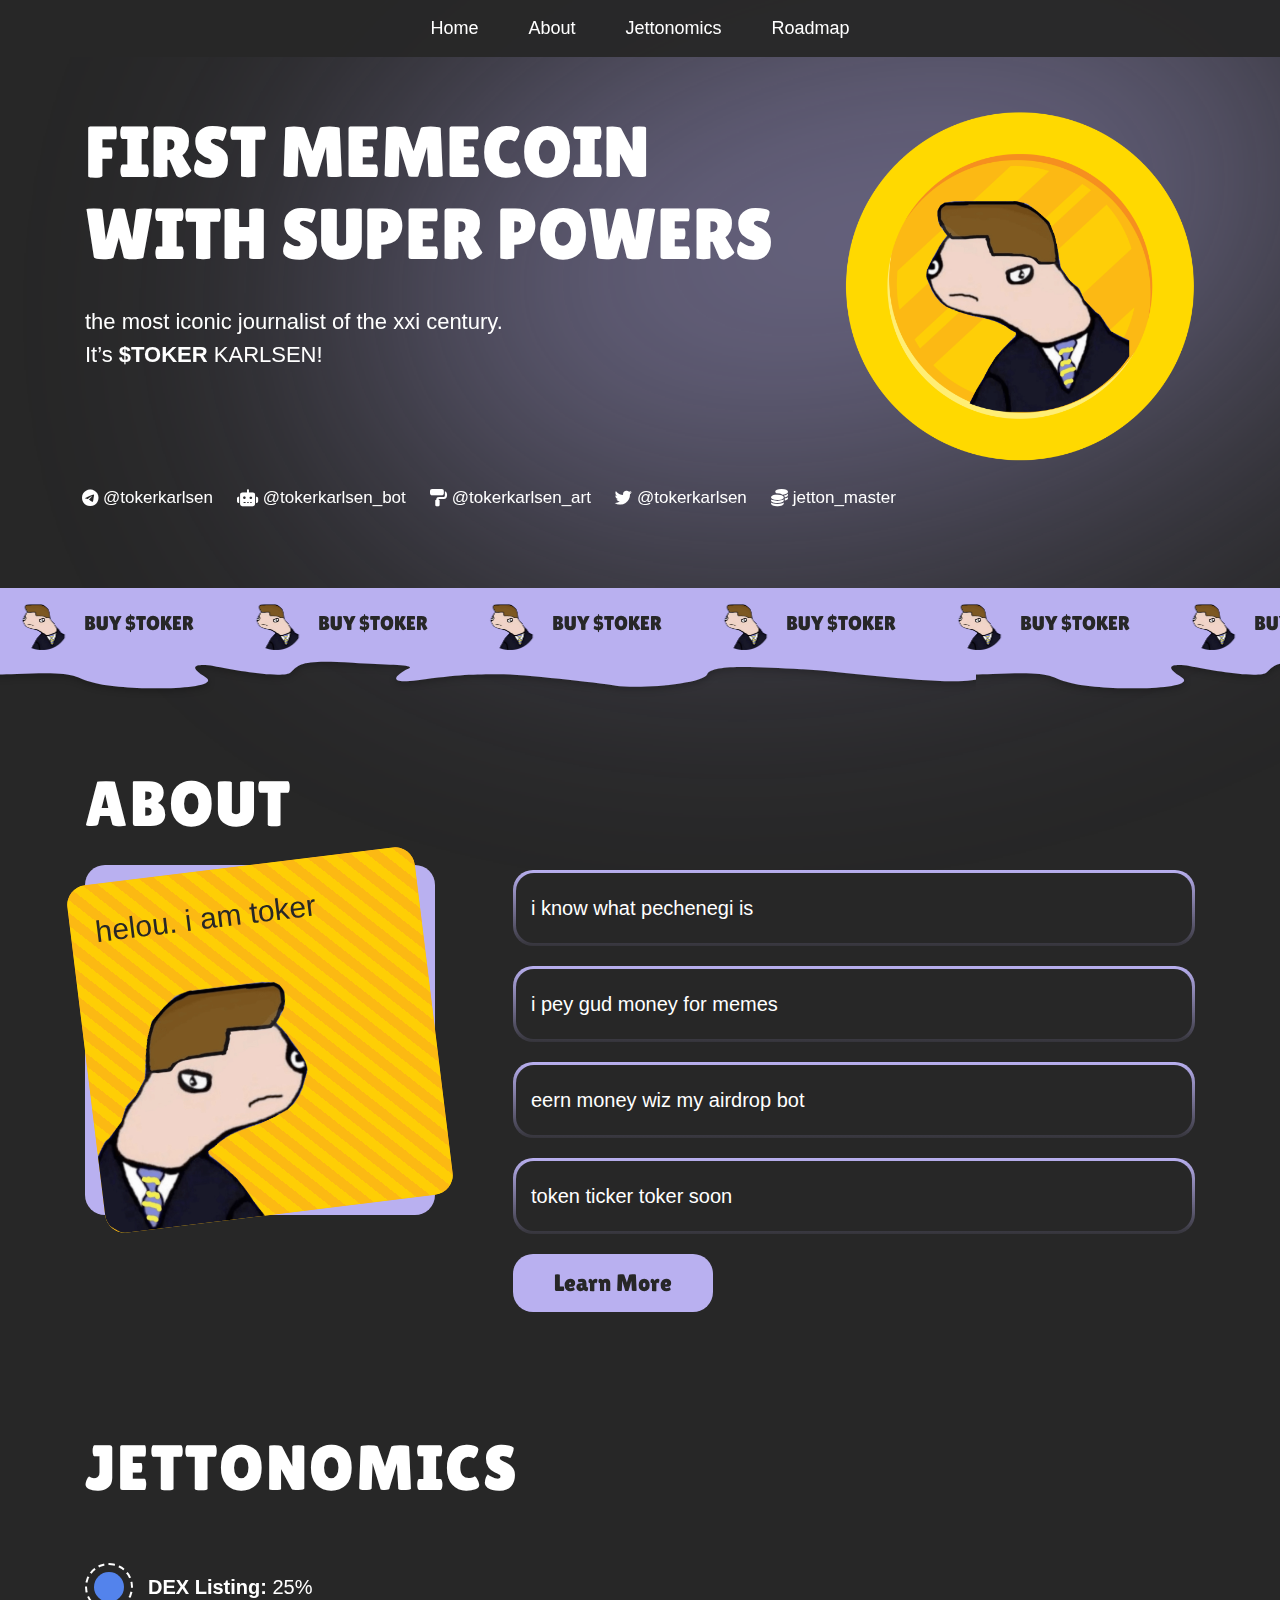
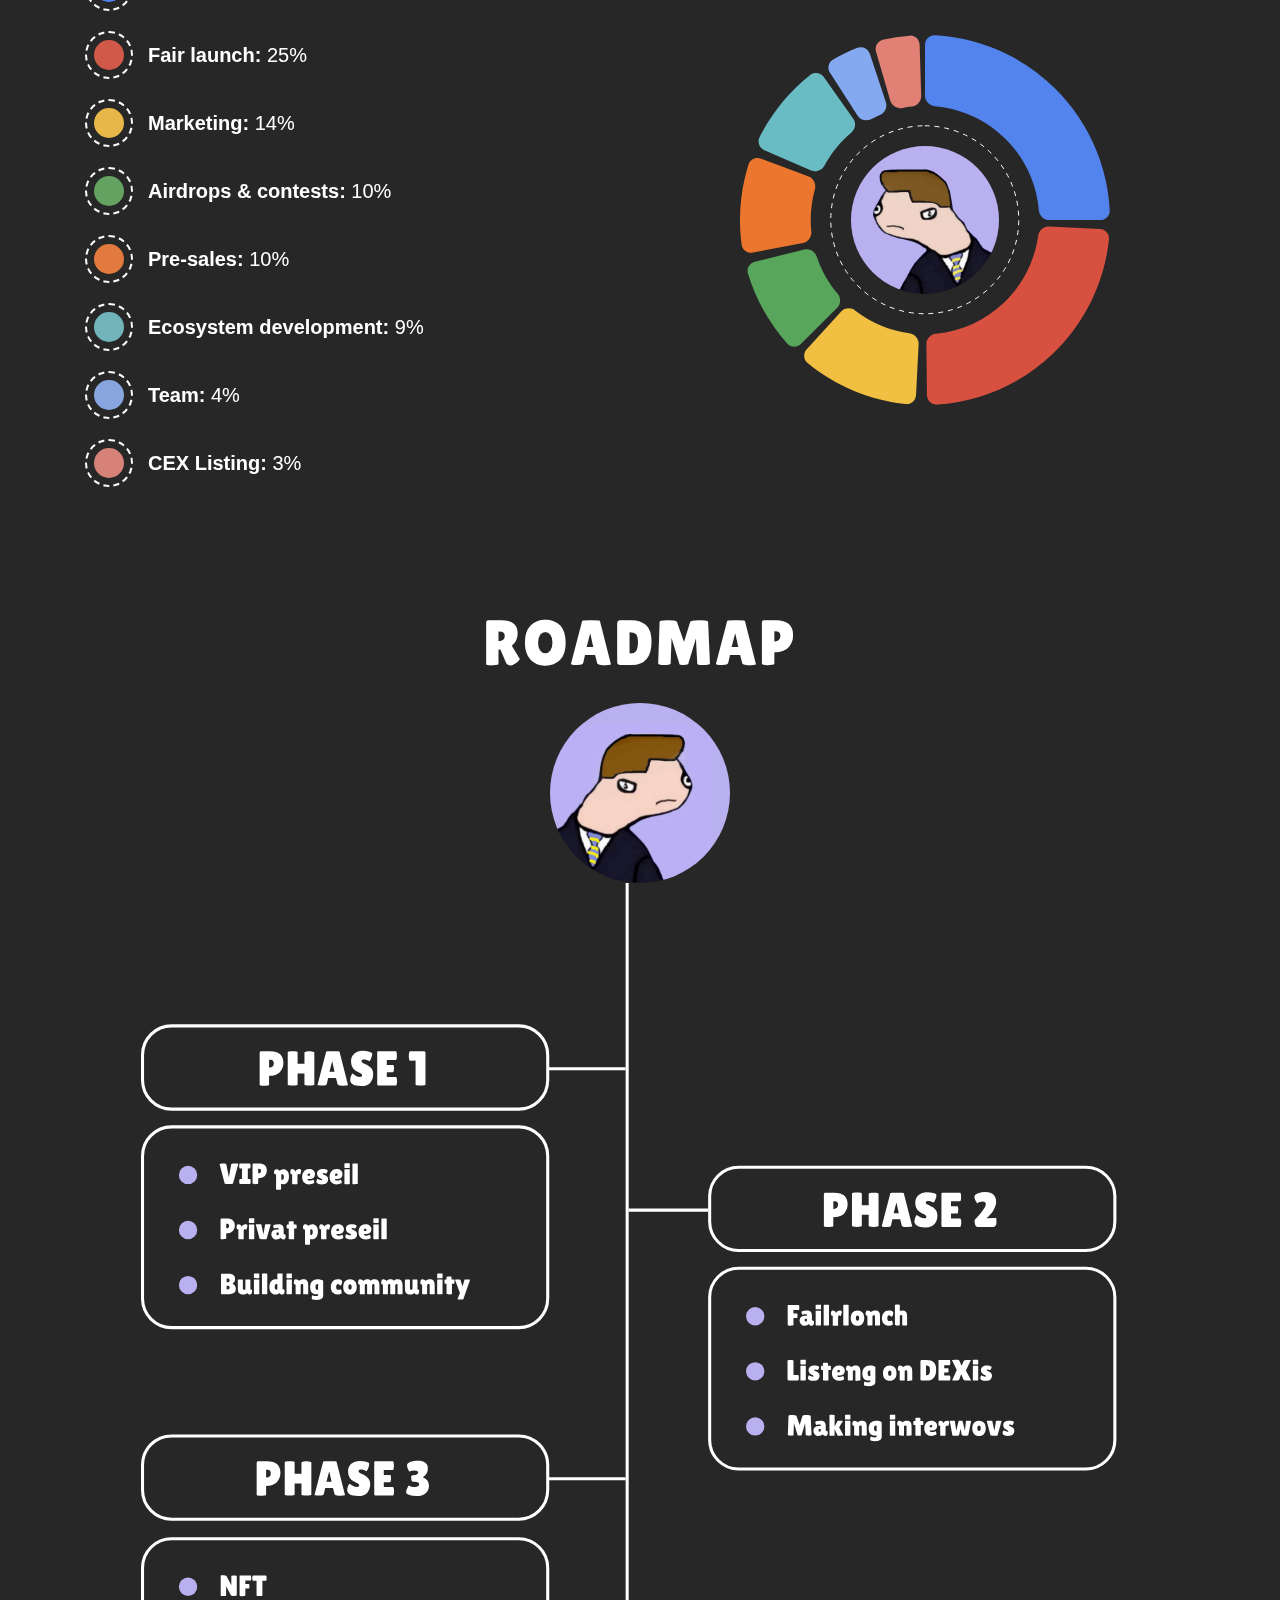
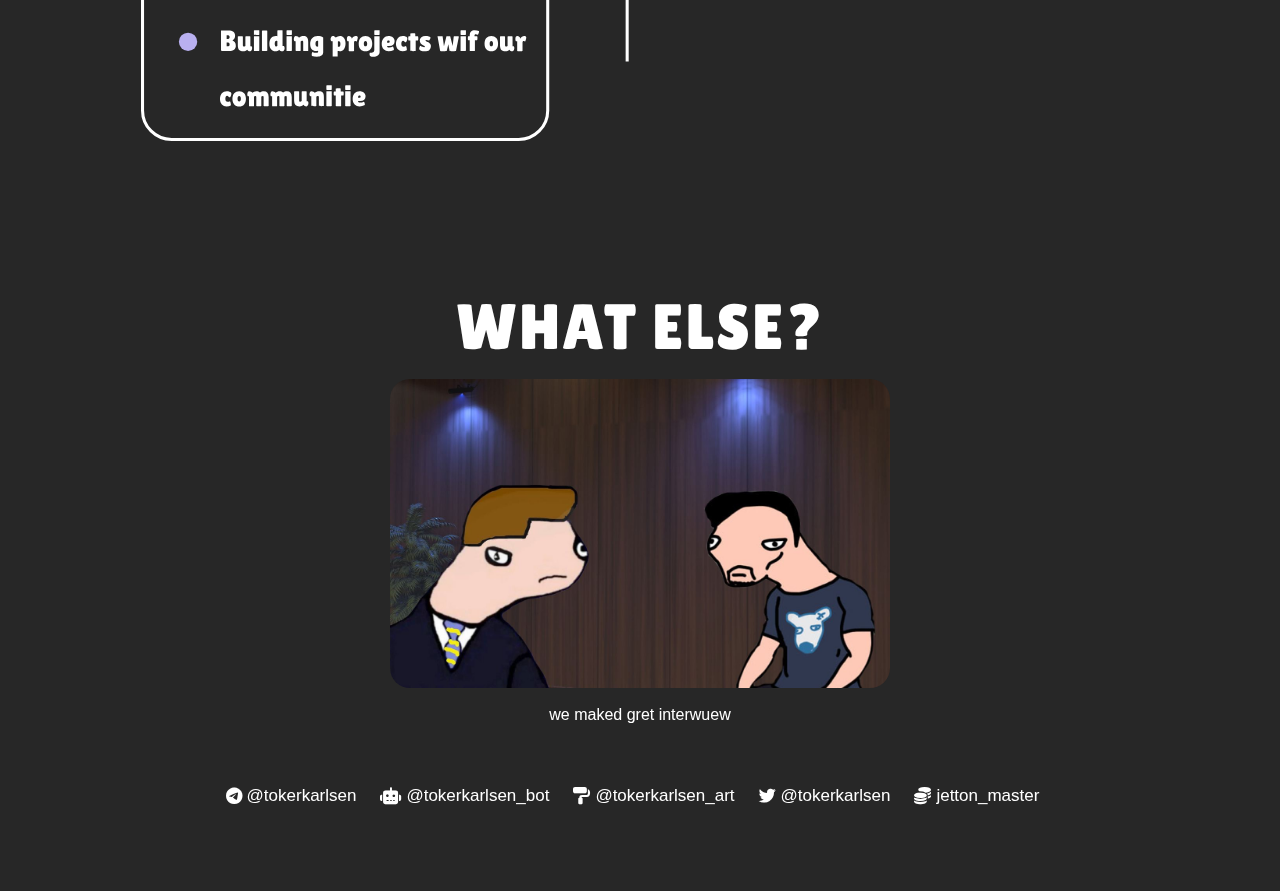
<file: index.html>
<!doctype html>
<html lang="en">
<head>
  <meta charset="utf-8">
  <title>TOKER KARLSEN (TICKER: $TOKER)</title>
  <meta content="user-scalable=no, width=device-width, initial-scale=1.0, maximum-scale=1.0" name="viewport">
  <link rel="preconnect" href="https://fonts.googleapis.com">
  <link rel="preconnect" href="https://fonts.gstatic.com" crossorigin>
  <link href="https://fonts.googleapis.com/css2?family=Lilita+One&display=swap" rel="stylesheet">
  <link rel="stylesheet" href="https://cdnjs.cloudflare.com/ajax/libs/bootstrap/4.6.2/css/bootstrap.min.css">
  <link rel="stylesheet" href="/css/app.css">
  <link rel="stylesheet" href="https://cdnjs.cloudflare.com/ajax/libs/font-awesome/6.5.2/css/all.min.css">
  <link rel="icon" type="image/png" href="/img/favicon.png">
  <script src="https://cdn.counter.dev/script.js" data-id="eb54da55-2a0f-4230-a9aa-e160112f3e1f"></script>
</head>
<body>
<div class="background"></div>
<div class="header">
  <div class="container">
    <div class="menu">
      <a href="#home">Home</a>
      <a href="#about">About</a>
      <a href="#jettonomics">Jettonomics</a>
      <a href="#roadmap">Roadmap</a>
    </div>
  </div>
</div>

<div class="hero" id="home">
  <div class="container">
    <div class="row">
      <div class="col-lg-8">
        <h1>FIRST MEMECOIN WITH SUPER POWERS</h1>
        <p>the most iconic journalist of the xxi century.<br>It’s <strong>$TOKER</strong> KARLSEN!</p>
      </div>
      <div class="col-lg-4">
        <div class="coin"></div>
      </div>
    </div>
    <div class="socials">
      <div class="social-item">
        <i class="fa-brands fa-telegram"></i> <a href="https://t.me/tokerkarlsen" target="_blank">@tokerkarlsen</a>
      </div>
      <div class="social-item">
        <i class="fa-solid fa-robot"></i> <a href="https://t.me/tokerkarlsen_bot" target="_blank">@tokerkarlsen_bot</a>
      </div>
      <div class="social-item">
        <i class="fa-solid fa-paint-roller"></i> <a href="https://t.me/tokerkarlsen_art" target="_blank">@tokerkarlsen_art</a>
      </div>
      <div class="social-item">
        <i class="fa-brands fa-twitter"></i> <a href="https://twitter.com/tokerkarlsen" target="_blank">@tokerkarlsen</a>
      </div>
      <div class="social-item">
        <i class="fa-solid fa-coins"></i> <a href="https://tonviewer.com/EQD7X7lG0UaqvC0rIY4pI6s5_Gi6PFlWLPl6hcBhlSNX50L2/jetton/EQBWVZTLBrX2ENyGVDK4sDuQvBZWSYZW99eq1FJSumHSxkho" target="_blank">jetton_master</a>
      </div>
    </div>
  </div>
</div>

<a href="#" class="cta">
  <div class="cta-marquee">
    <div class="cta-item"><div class="cta-image"></div><span>BUY $TOKER</span></div>
    <div class="cta-item"><div class="cta-image"></div><span>BUY $TOKER</span></div>
    <div class="cta-item"><div class="cta-image"></div><span>BUY $TOKER</span></div>
    <div class="cta-item"><div class="cta-image"></div><span>BUY $TOKER</span></div>
    <div class="cta-item"><div class="cta-image"></div><span>BUY $TOKER</span></div>
    <div class="cta-item"><div class="cta-image"></div><span>BUY $TOKER</span></div>
  </div>
  <div class="cta-marquee">
    <div class="cta-item"><div class="cta-image"></div><span>BUY $TOKER</span></div>
    <div class="cta-item"><div class="cta-image"></div><span>BUY $TOKER</span></div>
    <div class="cta-item"><div class="cta-image"></div><span>BUY $TOKER</span></div>
    <div class="cta-item"><div class="cta-image"></div><span>BUY $TOKER</span></div>
    <div class="cta-item"><div class="cta-image"></div><span>BUY $TOKER</span></div>
    <div class="cta-item"><div class="cta-image"></div><span>BUY $TOKER</span></div>
  </div>
</a>

<div class="section about" id="about">
  <div class="container">
    <h2>ABOUT</h2>
    <div class="row">
      <div class="col-lg-5 col-xl-4">
        <div class="cards">
          <div class="card-background"></div>
          <div class="card-foreground">
            <span>helou. i am toker</span>
          </div>
        </div>
      </div>
      <div class="col-lg-7 col-xl-8">
        <div class="pl-lg-5">
          <ul class="about-list">
            <li><span>i know what pechenegi is</span></li>
            <li><span>i pey <a href="https://t.me/tokerkarlsen_art" target="_blank">gud money</a> for memes</span></li>
            <li><span>eern money wiz my <a href="https://t.me/tokerkarlsen_bot" target="_blank">airdrop bot</a></span></li>
            <li><span>token ticker toker soon</span></li>
          </ul>
          <a href="https://t.me/tokerkarlsen" target="_blank" class="btn d-lg-inline-block">Learn More</a>
        </div>
      </div>
    </div>
  </div>
</div>

<div class="section jettonomics" id="jettonomics">
  <div class="container">
    <h2 class="mb-lg-5">JETTONOMICS</h2>
    <div class="row flex-lg-row-reverse">
      <div class="col-lg-5 col-xl-6 d-lg-flex">
        <div class="pie align-self-lg-center">
          <div class="pie-circle"></div>
          <div class="pie-toker"></div>
        </div>
      </div>
      <div class="col-lg-7 col-xl-6">
        <ul class="legend">
          <li>
            <div class="legend-color"><span style="background: #5383EC"></span></div>
            <div><strong>DEX Listing:</strong> 25%</div>
          </li>
          <li>
            <div class="legend-color"><span style="background: #D15949"></span></div>
            <div><strong>Fair launch:</strong> 25%</div>
          </li>
          <li>
            <div class="legend-color"><span style="background: #E7B74A"></span></div>
            <div><strong>Marketing:</strong> 14%</div>
          </li>
          <li>
            <div class="legend-color"><span style="background: #63A260"></span></div>
            <div><strong>Airdrops & contests:</strong> 10%</div>
          </li>
          <li>
            <div class="legend-color"><span style="background: #E17A3C"></span></div>
            <div><strong>Pre-sales:</strong> 10%</div>
          </li>
          <li>
            <div class="legend-color"><span style="background: #71B5BB"></span></div>
            <div><strong>Ecosystem development:</strong> 9%</div>
          </li>
          <li>
            <div class="legend-color"><span style="background: #89A5E0"></span></div>
            <div><strong>Team:</strong> 4%</div>
          </li>
          <li>
            <div class="legend-color"><span style="background: #D78279"></span></div>
            <div><strong>CEX Listing:</strong> 3%</div>
          </li>
        </ul>
      </div>
    </div>
  </div>
</div>

<div class="section roadmap" id="roadmap">
  <div class="container">
    <h2 class="text-lg-center mb-lg-4">ROADMAP</h2>
    <div class="roadmap-toker"></div>
    <img src="/img/roadmap-mobile.svg" class="roadmap-image d-lg-none">
    <img src="/img/roadmap-desktop.svg" class="roadmap-image d-none d-lg-block">
  </div>
</div>

<div class="section">
  <div class="container text-center">
    <h2 class="text-lg-center">WHAT ELSE?</h2>
    <img src="/img/toker_durev.jpg" class="img-toker">
    <p>we maked gret interwuew</p>

    <div class="socials justify-content-lg-center mt-lg-5">
      <div class="social-item">
        <i class="fa-brands fa-telegram"></i> <a href="https://t.me/tokerkarlsen" target="_blank">@tokerkarlsen</a>
      </div>
      <div class="social-item">
        <i class="fa-solid fa-robot"></i> <a href="https://t.me/tokerkarlsen_bot" target="_blank">@tokerkarlsen_bot</a>
      </div>
      <div class="social-item">
        <i class="fa-solid fa-paint-roller"></i> <a href="https://t.me/tokerkarlsen_art" target="_blank">@tokerkarlsen_art</a>
      </div>
      <div class="social-item">
        <i class="fa-brands fa-twitter"></i> <a href="https://twitter.com/tokerkarlsen" target="_blank">@tokerkarlsen</a>
      </div>
      <div class="social-item">
        <i class="fa-solid fa-coins"></i> <a href="https://tonviewer.com/EQD7X7lG0UaqvC0rIY4pI6s5_Gi6PFlWLPl6hcBhlSNX50L2/jetton/EQBWVZTLBrX2ENyGVDK4sDuQvBZWSYZW99eq1FJSumHSxkho" target="_blank">jetton_master</a>
      </div>
    </div>
  </div>
</div>
</body>
</html>
</file>
<file: css/app.css>
*, *::before, *::after {
  box-sizing: border-box;
}

body {
  margin: 0;
  padding: 0;
  font-family: -apple-system, BlinkMacSystemFont, "Helvetica Neue", Helvetica, Arial, sans-serif;
  font-size: 16px;
  line-height: 1.5;
  color: #ffffff;
  background: #272727;
  text-rendering: auto;
  -webkit-font-smoothing: antialiased;
  -moz-osx-font-smoothing: grayscale;
}

html {
  -webkit-text-size-adjust: none;
  touch-action: manipulation;
}

.text-center {
  text-align: center;
}

h1 {
  margin: 0;
  font-family: "Lilita One", sans-serif;
  font-size: 40px;
  line-height: 1.135;
  color: #ffffff;
}

h2 {
  margin: 0;
  font-family: "Lilita One", sans-serif;
  font-size: 38px;
  line-height: 1.135;
  letter-spacing: 2px;
  text-align: center;
  color: #ffffff;
}

a {
  color: #ffffff;
}

.background {
  position: absolute;
  top: 0;
  left: 0;
  width: 100%;
  height: 100%;
  background: url(/img/hero-bg.svg) 50% 0 no-repeat;
  background-size: 220% auto;
  z-index: -1;
  opacity: 0.25;
}

.header {
  position: sticky;
  top: 0;
  background: rgba(39, 39, 39, 0.95);
  z-index: 900;
}

.menu {
  display: flex;
  align-items: center;
  justify-content: center;
  font-weight: 500;
  font-size: 13px;
}

.menu > a {
  display: block;
  padding: 10px;
  color: #ffffff;
  text-decoration: none;
}

.hero {
  position: relative;
  padding: 40px 0;
  text-align: center;
}

.hero p {
  margin: 30px 0;
}

.coin {
  position: relative;
  width: 100%;
  max-width: 240px;
  margin: auto;
  background: url(/img/coin.png) 50% 50% no-repeat;
  background-size: 100% 100%;
}

.coin::before {
  content: '';
  display: block;
  padding-bottom: 100%;
}

.coin::after {
  content: '';
  position: absolute;
  width: 74.7%;
  height: 71.3%;
  top: 50%;
  left: 50%;
  transform: translate(-50%, -50%);
  background: url(/img/toker-mask.png) no-repeat;
  background-size: 100% 100%;
}

.socials {
  display: flex;
  align-items: center;
  justify-content: center;
  flex-wrap: wrap;
  margin: 15px auto;
}

.social-item {
  display: inline-flex;
  align-items: center;
  margin: 7.5px 12px;
  font-size: 15px;
}

.social-item > a {
  font-weight: 500;
  color: #ffffff;
  text-decoration: none;
}

.social-item > i {
  font-size: 17px;
  margin-right: 5px;
}

.cta {
  display: flex;
  grid-column-gap: 1rem;
  width: 100%;
  height: 90px;
  padding-bottom: 35px;
  background: url(/img/cta-bg.svg) 0 -6px repeat-x;
  background-size: auto 100%;
  overflow: hidden;
  white-space: nowrap;
  text-decoration: none;
  animation: cta-bg 20s linear infinite;
}

.cta-marquee {
  display: flex;
  animation: cta-marquee 15s linear infinite;
  animation-direction: reverse;
}

.cta-item {
  display: flex;
  align-items: center;
  margin: 10px 15px;
  font-family: "Lilita One", sans-serif;
  color: #272727;
}

.cta-image {
  width: 32px;
  height: 32px;
  margin-right: 15px;
  background: url(/img/toker-mask.png) no-repeat;
  background-size: 100% 100%;
}

@keyframes cta-bg {
  0% { background-position: 0 -6px; }
  100% { background-position: 100% -6px; }
}

@keyframes cta-marquee {
  0% { transform: translateX(0); }
  100% { transform: translateX(calc(-100% - 1rem)); }
}

.about-list {
  margin: 30px 0 20px;
  padding: 0;
  list-style: none;
}

.about-list > li {
  position: relative;
  margin: 0;
  padding: 3px;
  background: #B9B0F0;
  background: linear-gradient(0deg, rgba(185,176,240,0.1) 0%, rgba(185,176,240,1) 100%);
  border-radius: 20px;
}

.about-list > li + li {
  margin-top: 20px;
}

.about-list > li::before {
  content: '';
  display: block;
  position: absolute;
  top: 3px;
  right: 3px;
  bottom: 3px;
  left: 3px;
  border-radius: 18px;
  background-color: #272727;
}

.about-list > li > span {
  position: relative;
  display: block;
  padding: 20px 15px;
}

.btn {
  display: block;
  padding: 10px;
  background: #B9B0F0;
  border-radius: 20px;
  font-family: "Lilita One", sans-serif;
  font-size: 24px;
  color: #272727;
  text-align: center;
  text-decoration: none;
}

.pie {
  position: relative;
  width: 300px;
  height: 300px;
  margin: 30px auto;
  overflow: hidden;
}

.pie-circle {
  position: absolute;
  width: 100%;
  height: 100%;
  background: url(/img/pie.svg) no-repeat;
  background-size: 100% auto;
  animation: spin 30s linear infinite;
}

.pie-toker {
  position: absolute;
  top: 50%;
  left: 50%;
  border-radius: 50%;
  width: 40%;
  height: 40%;
  margin: -20%;
  background: url(/img/toker-mask.png) no-repeat #B9B0F0;
  background-size: 105% auto;
  z-index: 1;
  animation: spin 100s linear infinite;
  animation-direction: reverse;
  overflow: hidden;
}

.legend {
  margin: 10px 0 0;
  padding: 0;
  list-style: none;
}

.legend > li {
  display: flex;
  flex-direction: column;
  align-items: center;
  font-size: 18px;
}

.legend > li + li {
  margin-top: 25px;
}

.legend-color {
  margin-bottom: 10px;
  border-radius: 50%;
  border: 2px dashed #ffffff;
  animation: spin 10s linear infinite;
}

.legend-color > span {
  display: block;
  width: 30px;
  height: 30px;
  margin: 7px;
  border-radius: 50%;
}

@keyframes spin {
  0% { transform:rotate(0deg); }
  100% { transform:rotate(360deg); }
}

.section {
  padding: 40px 0;
}

.roadmap-toker {
  width: 120px;
  height: 120px;
  margin: 20px auto;
  background: url(/img/toker.jpg) 0 100% no-repeat #B9B0F0;
  background-size: 90% auto;
  border-radius: 50%;
}

.roadmap-image {
  display: block;
  max-width: 90%;
  margin: 0 auto 30px;
}

.img-toker {
  display: block;
  width: 100%;
  max-width: 500px;
  border-radius: 20px;
  margin: 15px auto;
}

.cards {
  position: relative;
  width: 240px;
  height: 240px;
  margin: 25px auto 10px;
}

.card-background,
.card-foreground {
  position: absolute;
  top: 0;
  left: 0;
  width: 100%;
  height: 100%;
  border-radius: 20px;
}

.card-background {
  background: #B9B0F0;
}

.card-foreground {
  background: #fcb913;
  transform: rotate(-7deg);
  overflow: hidden;
}

.card-foreground::before {
  content: '';
  position: absolute;
  top: 0;
  left: 0;
  width: 100%;
  height: 100%;
  background: repeating-linear-gradient(45deg, #fcb913, #fcb913 10px, #fece05 10px, #fece05 20px);
}

.card-foreground::after {
  content: '';
  position: absolute;
  bottom: -3%;
  left: -15%;
  width: 90%;
  height: 83%;
  background: url(/img/toker-mask.png) 0 0 no-repeat;
  background-size: 100% auto;
  transform: scale(-1, 1);
}

.card-foreground > span {
  display: block;
  position: relative;
  z-index: 10;
  font-weight: 500;
  font-size: 20px;
  color: #272727;
  margin-top: 25px;
  margin-left: 15px;
}

@media (min-width: 1200px) {
  h1 {
    font-size: 85px;
  }

  h2 {
    font-size: 72px;
  }

  .hero p {
    font-size: 25px;
  }

  .pie {
    max-width: 420px;
    max-height: 420px;
  }
}


@media (min-width: 992px) {
  h1 {
    font-size: 72px;
  }

  h2 {
    font-size: 64px;
    text-align: left;
  }

  .background {
    position: fixed;
    background-size: 100% auto;
    opacity: 0.45;
  }

  .menu {
    font-size: 18px;
  }

  .menu > a {
    padding: 15px;
  }

  .menu > a + a {
    margin-left: 20px;
  }

  .hero {
    padding: 55px 0;
    text-align: left;
  }

  .hero p {
    font-size: 22px;
  }

  .socials {
    justify-content: flex-start;
    margin-left: -15px;
  }

  .social-item {
    font-size: 17px;
  }

  .coin {
    max-width: 350px;
  }

  .cta {
    height: 120px;
    padding-bottom: 50px;
    background-position: 0 -10px;
  }

  .cta-item {
    font-size: 20px;
    margin-right: 40px;
  }

  .cta-image {
    width: 54px;
    height: 54px;
  }

  @keyframes cta-bg {
    0% { background-position: 0 -10px; }
    100% { background-position: 100% -10px; }
  }

  .btn {
    min-width: 200px;
  }

  .about-list > li {
    font-size: 20px;
  }

  .cards {
    width: 100%;
    height: 100%;
    max-width: 350px;
    max-height: 350px;
  }

  .card-foreground > span {
    margin-left: 25px;
    font-size: 30px;
  }

  .pie {
    width: 100%;
    height: 100%;
    max-width: 370px;
    max-height: 370px;
  }

  .legend > li {
    flex-direction: row;
    font-size: 20px;
  }

  .legend > li + li {
    margin-top: 20px;
  }

  .legend-color {
    margin-bottom: 0;
    margin-right: 15px;
  }

  .section {
    padding: 60px 0;
  }

  .roadmap-toker {
    width: 180px;
    height: 180px;
    margin: 0 auto;
  }
}
</file>
